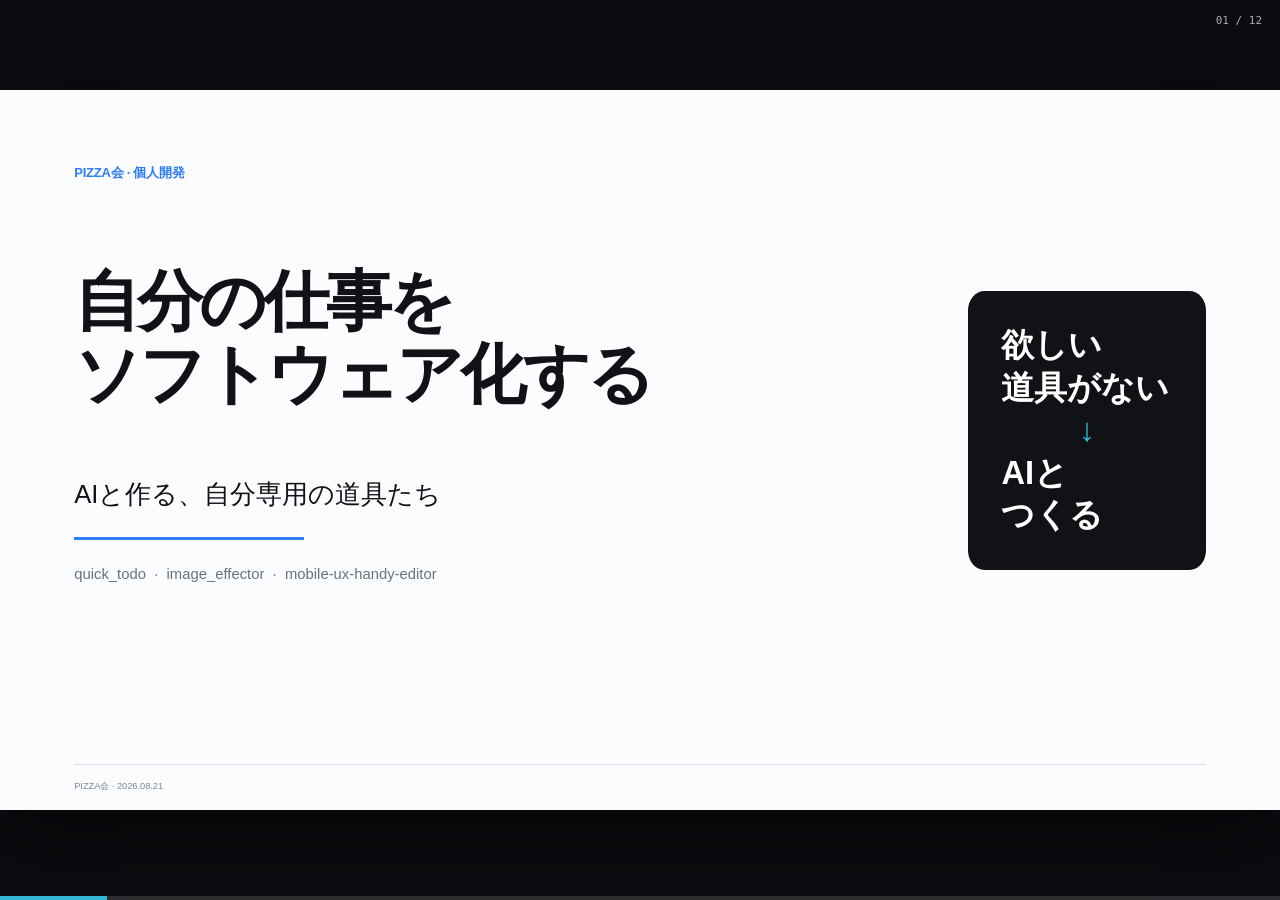
<file: public/pizza-ai-tooling-lt/index.html>
<!doctype html>
<html lang="ja">
<head>
  <meta charset="utf-8" />
  <meta name="viewport" content="width=device-width, initial-scale=1" />
  <meta name="theme-color" content="#0d0f12" />
  <title>自分の仕事をソフトウェア化する — PIZZA会</title>
  <meta name="description" content="AIと作る、自分専用の道具たち。PIZZA会 LT資料。" />
  <meta property="og:title" content="自分の仕事をソフトウェア化する — PIZZA会" />
  <meta property="og:description" content="AIと作る、自分専用の道具たち。PIZZA会 LT資料。" />
  <meta property="og:type" content="article" />
  <meta property="og:site_name" content="NOIZ LAB" />
  <meta property="og:locale" content="ja_JP" />
  <meta property="og:url" content="/pizza-ai-tooling-lt/" />
  <meta property="og:image" content="/pizza-ai-tooling-lt/og.png" />
  <meta property="og:image:type" content="image/png" />
  <meta property="og:image:width" content="1200" />
  <meta property="og:image:height" content="675" />
  <meta property="og:image:alt" content="タイトルスライド: 自分の仕事をソフトウェア化する" />
  <meta name="twitter:card" content="summary_large_image" />
  <meta name="twitter:title" content="自分の仕事をソフトウェア化する — PIZZA会" />
  <meta name="twitter:description" content="AIと作る、自分専用の道具たち。PIZZA会 LT資料。" />
  <meta name="twitter:image" content="/pizza-ai-tooling-lt/og.png" />
  <link rel="stylesheet" href="deck.css" />
</head>
<body>
  <main class="deck" aria-live="polite">
    <section class="slide active" data-accent="blue" aria-label="1枚目">
      <div class="eyebrow">PIZZA会 · 個人開発</div>
      <div class="title-grid">
        <div>
          <h1>自分の仕事を<br />ソフトウェア化する</h1>
          <p class="lead">AIと作る、自分専用の道具たち</p>
          <div class="accent-line"></div>
          <p class="mono muted">quick_todo&nbsp;&nbsp;·&nbsp;&nbsp;image_effector&nbsp;&nbsp;·&nbsp;&nbsp;mobile-ux-handy-editor</p>
        </div>
        <div class="black-totem">
          <strong>欲しい<br />道具がない</strong>
          <span>↓</span>
          <strong>AIと<br />つくる</strong>
        </div>
      </div>
      <footer>PIZZA会 · 2026.08.21</footer>
    </section>

    <section class="slide" data-accent="blue" aria-label="2枚目">
      <div class="eyebrow">01 · THESIS</div>
      <h2>AIにコードを書かせる話ではない</h2>
      <div class="split claim-split">
        <div>
          <p class="claim">自分の「こうしたい」を、<br />触れる道具に変える話。</p>
          <p class="lead muted">既存ツールの高機能さではなく、<br />自分の作業に残る小さな摩擦を消す。</p>
        </div>
        <div class="friction-card">
          <strong>小さな不満</strong>
          <p>入力が遅い<br />同じ作業が多い<br />触った感触を伝えにくい</p>
          <span>↓</span>
          <b>専用の道具</b>
        </div>
      </div>
      <footer>PIZZA会 · 2026.08.21</footer>
    </section>

    <section class="slide" data-accent="cyan" aria-label="3枚目">
      <div class="eyebrow">02 · METHOD</div>
      <h2>仕様書より先に、触れるものを作る</h2>
      <p class="subclaim">開発の単位は「機能」ではなく、<br />一つの違和感でした。</p>
      <div class="process">
        <div><i>01</i><b>小さな不満</b><span>ここが毎回面倒</span></div>
        <div><i>02</i><b>言語化</b><span>こう操作したい</span></div>
        <div><i>03</i><b>AIと実装</b><span>まず動く形へ</span></div>
        <div><i>04</i><b>実際に触る</b><span>違和感を探す</span></div>
        <div class="hot"><i>05</i><b>また直す</b><span>気持ちよさを詰める</span></div>
      </div>
      <p class="takeaway">「作る → 触る → 直す」が、仕様を育てる。</p>
      <footer>PIZZA会 · 2026.08.21</footer>
    </section>

    <section class="slide" data-accent="blue" aria-label="4枚目">
      <div class="eyebrow">03 · EXAMPLE 01</div>
      <h2>quick_todo — 考える前に、捕まえる</h2>
      <div class="split">
        <div>
          <p class="subclaim">思いつきを逃さず、<br />あとから操作で整理する。</p>
          <p class="lead muted">入力・移動・完了・調査を、<br />自分の手癖に合わせて設計。</p>
          <p class="small-accent">Vimのルールを、Todoの文脈へ</p>
          <div class="key-row"><kbd>j / k</kbd><kbd>dd</kbd><kbd>yy / p</kbd><kbd class="orange">?</kbd></div>
        </div>
        <figure class="app-demo blue-demo">
          <video class="demo-video" src="assets/recordings/quick-todo-pane-demo.mp4" muted loop playsinline preload="metadata"></video>
          <figcaption><b>実機録画</b><span>入力まで、数秒。</span></figcaption>
        </figure>
      </div>
      <footer>PIZZA会 · 2026.08.21</footer>
    </section>

    <section class="slide" data-accent="orange" aria-label="5枚目">
      <div class="eyebrow">04 · EXAMPLE 02</div>
      <h2>image_effector — 試行錯誤を、作品にする</h2>
      <div class="split media-split">
        <div>
          <p class="subclaim">加工だけではなく、<br />生成・動画化・共有まで一つに。</p>
          <p class="mono muted">ブラウザ内 WebGL2 / AIシーン生成 / GIF・MP4出力</p>
          <p class="orange-claim">AIは完成品を返すだけでなく、<br />試行錯誤の速度を上げる。</p>
        </div>
        <div>
          <div class="scene-pair">
            <img src="assets/scene-sakura.png" alt="桜舞う神社の生成シーン" />
            <img src="assets/scene-fireworks.png" alt="湖上の花火の生成シーン" />
          </div>
          <div class="orange-note">
            <b>日本語の指示 → AIがシーンJSON → Canvas描画</b>
            <span>「桜舞う神社」から、すぐに試せる素材へ。</span>
          </div>
        </div>
      </div>
      <footer>PIZZA会 · 2026.08.21</footer>
    </section>

    <section class="slide" data-accent="violet" aria-label="6枚目">
      <div class="eyebrow">05 · EXAMPLE 03</div>
      <h2>mobile-ux-handy-editor — 触れる仕様書</h2>
      <div class="split demo-split">
        <div>
          <p class="subclaim">見た目だけでなく、<br />触った感触まで共有する。</p>
          <p class="lead muted">Figmaの前後にある「触る・直す・伝える」を一つに。</p>
          <div class="three-stage compact-stages">
            <div class="lavender"><b>意図</b><span>言葉にする</span></div>
            <div class="pale-blue"><b>プロトタイプ</b><span>すぐ触る</span></div>
            <div class="mint"><b>実装</b><span>差分追従</span></div>
          </div>
          <div class="black-band demo-band">実行可能な仕様書 ＋ AIコンパイラ</div>
        </div>
        <figure class="app-demo violet-demo">
          <video class="demo-video" src="assets/recordings/handy-editor-demo.mp4" muted loop playsinline preload="metadata"></video>
          <figcaption><b>実機録画</b><span>画面を開き、構造を触る。</span></figcaption>
        </figure>
      </div>
      <footer>PIZZA会 · 2026.08.21</footer>
    </section>

    <section class="slide" data-accent="green" aria-label="7枚目">
      <div class="eyebrow">06 · PATTERN</div>
      <h2>別々のアプリではなく、仕事の流れを整備している</h2>
      <div class="workflow">
        <article class="pale-blue"><i></i><h3>考える</h3><b>quick_todo</b><p>思考の入口</p></article>
        <span></span>
        <article class="pale-orange"><i></i><h3>作る</h3><b>image_effector</b><p>制作の実験場</p></article>
        <span></span>
        <article class="lavender"><i></i><h3>試す・伝える</h3><b>handy-editor</b><p>仕様と実装の接点</p></article>
      </div>
      <p class="green-claim">個人開発の対象は、アプリではなく自分の作業環境。</p>
      <footer>PIZZA会 · 2026.08.21</footer>
    </section>

    <section class="slide" data-accent="blue" aria-label="8枚目">
      <div class="eyebrow">07 · AGENTS</div>
      <h2>Codex vs Claude Codeは、勝敗より役割で見る</h2>
      <div class="split table-split">
        <div>
          <p class="subclaim">同じ要件を渡して、<br />開発ループのどこで強いかを見る</p>
          <div class="blue-note">ツール比較を、実際の開発文脈に置く。</div>
        </div>
        <table>
          <thead><tr><th>比較軸</th><th>任せたいこと</th><th>人が判断すること</th></tr></thead>
          <tbody>
            <tr><th>探索</th><td>既存コードの理解</td><td>どこを触るか</td></tr>
            <tr><th>実装</th><td>複数ファイルの変更</td><td>まず動く形</td></tr>
            <tr><th>調整</th><td>UI・操作感の修正</td><td>触って違うを直す</td></tr>
            <tr><th>検証</th><td>テスト・ビルド</td><td>壊さず届ける</td></tr>
          </tbody>
        </table>
      </div>
      <footer>PIZZA会 · 2026.08.21</footer>
    </section>

    <section class="slide" data-accent="orange" aria-label="9枚目">
      <div class="eyebrow">08 · FRICTION</div>
      <h2>AIと作るほど、削る判断が重要になる</h2>
      <div class="split">
        <p class="subclaim">機能は増やせる。<br />でも、使いやすさは増えない。</p>
        <ul class="dot-list">
          <li>要望が機能増殖する</li>
          <li>局所修正で全体UXが崩れる</li>
          <li>設定・保存・エラー導線が後回しになる</li>
        </ul>
      </div>
      <div class="orange-note wide"><b>自分が決めること</b><span>何が面倒か&nbsp;&nbsp;·&nbsp;&nbsp;どう触りたいか&nbsp;&nbsp;·&nbsp;&nbsp;何を削るか&nbsp;&nbsp;·&nbsp;&nbsp;本当に使うか</span></div>
      <footer>PIZZA会 · 2026.08.21</footer>
    </section>

    <section class="slide" data-accent="cyan" aria-label="10枚目">
      <div class="eyebrow">09 · TAKEAWAY</div>
      <h2>明日から使えるのは、ツールより見つけ方</h2>
      <div class="takeaway-layout">
        <ol>
          <li><b>毎日繰り返す面倒を一つ選ぶ</b><span>大きなプロダクトではなく、10秒の摩擦から始める。</span></li>
          <li><b>欲しい操作を具体的に言う</b><span>「便利に」ではなく「このキーで、ここへ移動したい」。</span></li>
          <li><b>触って違和感を返す</b><span>AIに正解を当てさせるのではなく、ループを速くする。</span></li>
        </ol>
        <div class="black-totem compact"><span>摩擦</span><i>↓</i><strong>道具</strong></div>
      </div>
      <footer>PIZZA会 · 2026.08.21</footer>
    </section>

    <section class="slide dark-slide" data-accent="cyan" aria-label="11枚目">
      <div class="eyebrow">まとめ</div>
      <p class="final-claim">AIは、<br />自分専用の道具を作る<br />設計パートナーになった。</p>
      <div class="accent-line"></div>
      <p class="cyan-words">考える&nbsp;&nbsp;·&nbsp;&nbsp;作る&nbsp;&nbsp;·&nbsp;&nbsp;試す</p>
      <div class="closing-row"><span>ありがとうございました</span><span>質問・自分用ツールの話</span></div>
      <footer>PIZZA会 · 個人開発とAI</footer>
    </section>

    <section class="slide video-slide" data-accent="cyan" aria-label="12枚目">
      <video id="ending-video" src="assets/ending-variety.mp4" preload="auto" playsinline muted></video>
      <div class="video-vignette"></div>
      <div class="video-intro"><span>欲しい道具がない。</span><strong>だから、つくる。</strong></div>
      <div class="video-outro"><span>考える · 作る · 試す</span><strong>自分の摩擦を、<br />自分の道具へ。</strong><small>クリック / R でもう一度再生</small></div>
    </section>
  </main>

  <div class="chrome" aria-hidden="true">
    <div class="progress"><i></i></div>
    <span class="counter">01 / 12</span>
    <span class="hint">← → / SPACE &nbsp; F: FULLSCREEN</span>
  </div>
  <button class="nav prev" aria-label="前のスライド"></button>
  <button class="nav next" aria-label="次のスライド"></button>
  <script src="deck.js"></script>
</body>
</html>
</file>
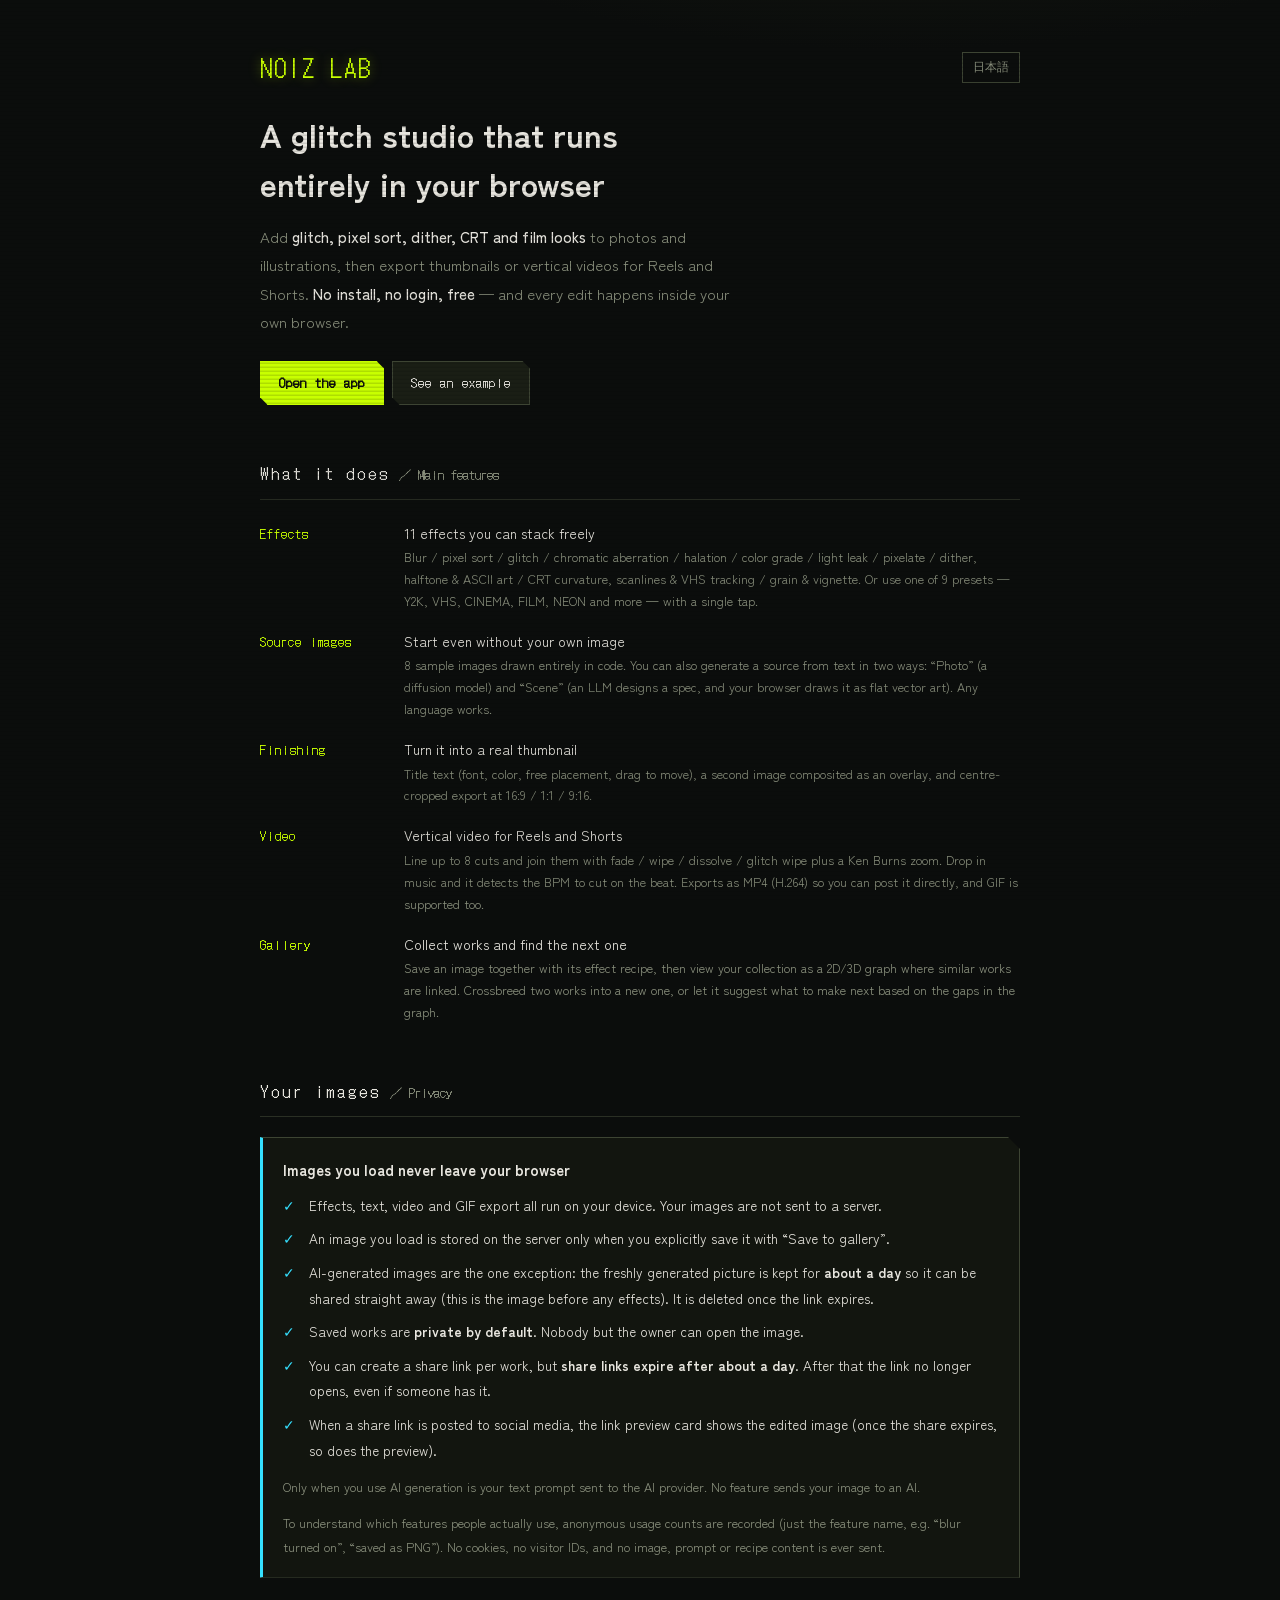
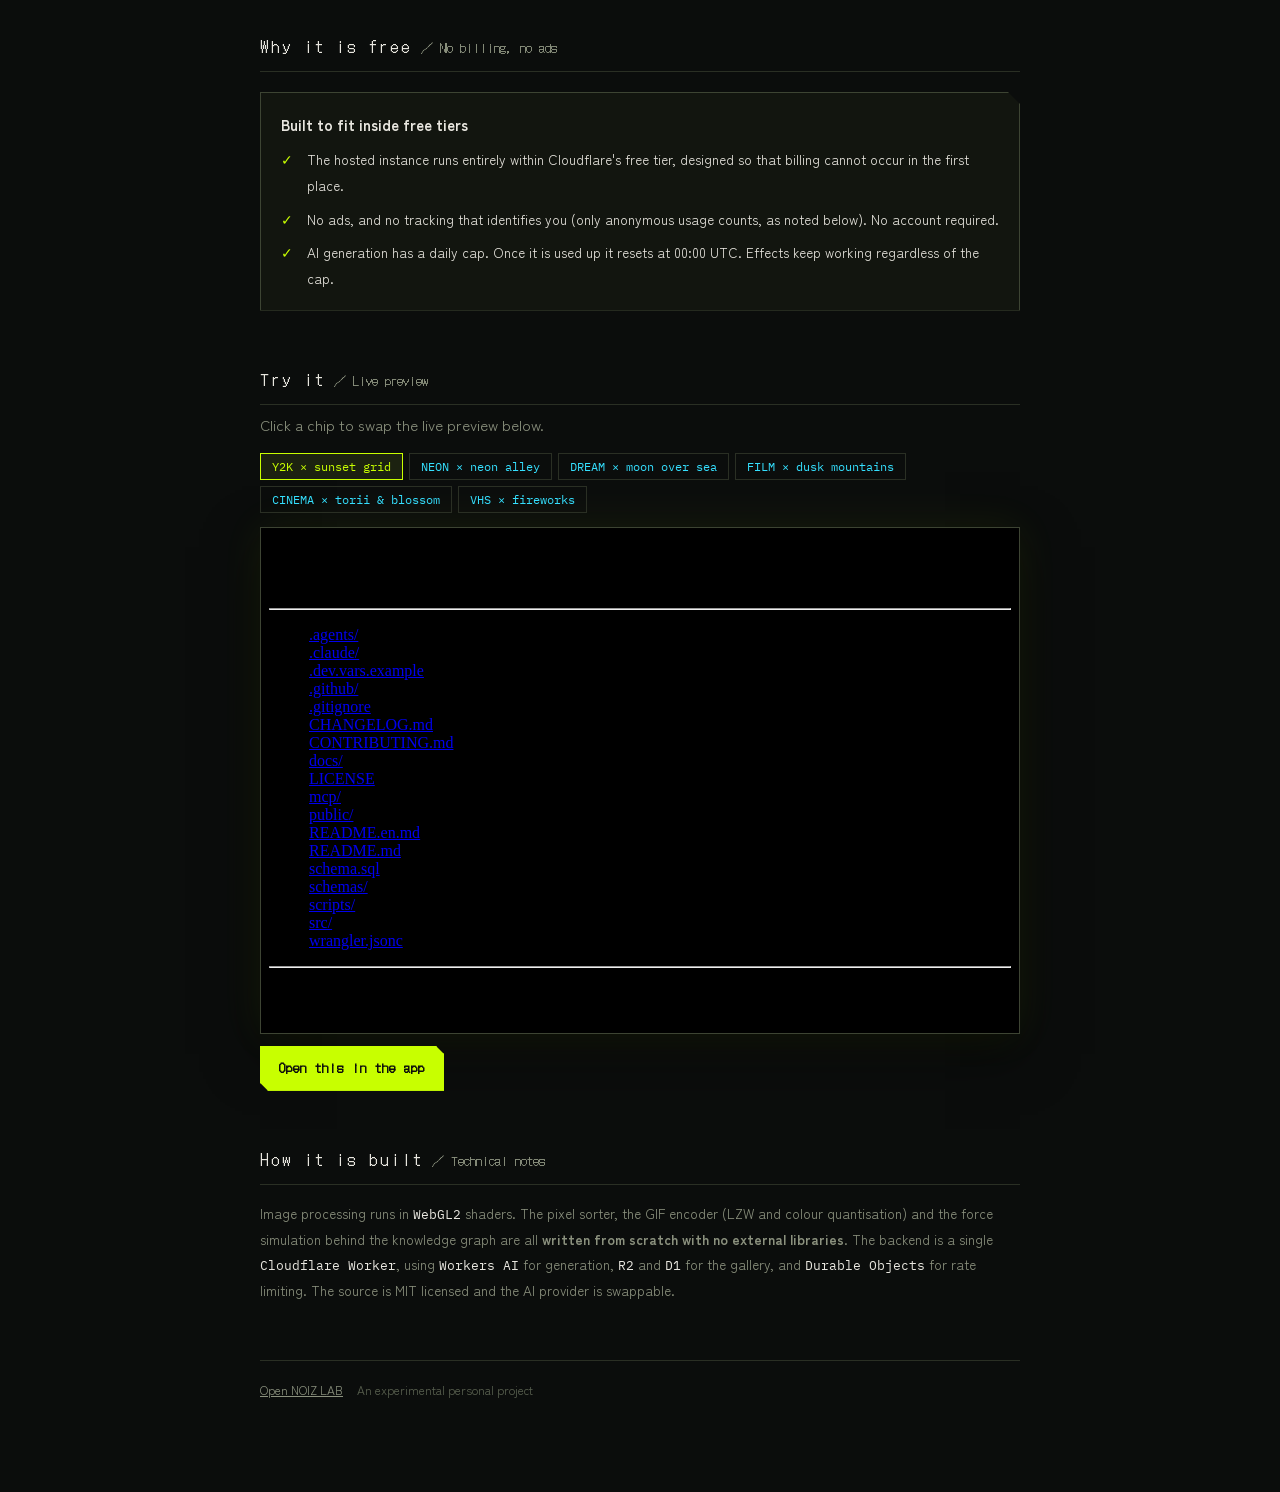
<file: public/about-en.html>
<!doctype html>
<html lang="en">
<head>
<meta charset="utf-8" />
<meta name="viewport" content="width=device-width, initial-scale=1" />
<title>About NOIZ LAB</title>
<meta name="description" content="NOIZ LAB is a browser-based glitch/Y2K image effect studio. What it does, how your images are handled, why it is free, and how it is built." />
<meta property="og:title" content="About NOIZ LAB" />
<meta property="og:description" content="A browser-based glitch/Y2K image effect studio. What it does, how your images are handled, and how it is built." />
<meta property="og:type" content="website" />
<meta property="og:site_name" content="NOIZ LAB" />
<meta property="og:url" content="/about-en" />
<meta property="og:image" content="/og.png" />
<meta name="twitter:card" content="summary_large_image" />
<meta name="theme-color" content="#0b0d0c" />
<link rel="icon" href="data:image/svg+xml,<svg xmlns='http://www.w3.org/2000/svg' width='32' height='32' viewBox='0 0 32 32'><rect width='32' height='32' fill='%230b0d0c'/><path d='M6.94,7.44L10.19,7.44L10.19,25.44L6.94,25.44ZM20.44,7.44L23.69,7.44L23.69,25.44L20.44,25.44ZM10.19,7.44L13.06,7.44L20.44,19.69L20.44,25.44L17.56,25.44L10.19,13.19Z' fill='%23ff3ea5'/><path d='M8.31,6.56L11.56,6.56L11.56,24.56L8.31,24.56ZM21.81,6.56L25.06,6.56L25.06,24.56L21.81,24.56ZM11.56,6.56L14.44,6.56L21.81,18.81L21.81,24.56L18.94,24.56L11.56,12.31Z' fill='%2335e0ff'/><path d='M7.62,7.00L10.88,7.00L10.88,25.00L7.62,25.00ZM21.12,7.00L24.38,7.00L24.38,25.00L21.12,25.00ZM10.88,7.00L13.75,7.00L21.12,19.25L21.12,25.00L18.25,25.00L10.88,12.75Z' fill='%23c8ff00'/></svg>" />
<link rel="apple-touch-icon" href="./icon-192.png" />
<link rel="preconnect" href="https://fonts.googleapis.com" />
<link rel="preconnect" href="https://fonts.gstatic.com" crossorigin />
<link href="https://fonts.googleapis.com/css2?family=DotGothic16&family=IBM+Plex+Mono:wght@400;600&family=Zen+Kaku+Gothic+New:wght@400;500;700&display=swap" rel="stylesheet" />
<link rel="stylesheet" href="./about.css" />
</head>
<body>
<div class="crt" aria-hidden="true"></div>
<main>
  <a class="logo" href="./index.html#lang=en">NOIZ LAB</a>
  <a class="langlink" href="./about.html">日本語</a>
  <h1>A glitch studio that runs<br>entirely in your browser</h1>
  <p class="lede">Add <b>glitch, pixel sort, dither, CRT and film looks</b> to photos and illustrations, then export thumbnails or vertical videos for Reels and Shorts. <b>No install, no login, free</b> — and every edit happens inside your own browser.</p>

  <div class="cta">
    <a class="btn primary" href="/#lang=en">Open the app</a>
    <a class="btn" href="/#lang=en&preset=CINEMA&sample=3">See an example</a>
  </div>

  <h2>What it does<span class="jp">／ Main features</span></h2>
  <dl class="feat">
    <div class="feat-row">
      <dt>Effects</dt>
      <dd>11 effects you can stack freely
        <small>Blur / pixel sort / glitch / chromatic aberration / halation / color grade / light leak / pixelate / dither, halftone &amp; ASCII art / CRT curvature, scanlines &amp; VHS tracking / grain &amp; vignette. Or use one of 9 presets — Y2K, VHS, CINEMA, FILM, NEON and more — with a single tap.</small>
      </dd>
    </div>
    <div class="feat-row">
      <dt>Source images</dt>
      <dd>Start even without your own image
        <small>8 sample images drawn entirely in code. You can also generate a source from text in two ways: “Photo” (a diffusion model) and “Scene” (an LLM designs a spec, and your browser draws it as flat vector art). Any language works.</small>
      </dd>
    </div>
    <div class="feat-row">
      <dt>Finishing</dt>
      <dd>Turn it into a real thumbnail
        <small>Title text (font, color, free placement, drag to move), a second image composited as an overlay, and centre-cropped export at 16:9 / 1:1 / 9:16.</small>
      </dd>
    </div>
    <div class="feat-row">
      <dt>Video</dt>
      <dd>Vertical video for Reels and Shorts
        <small>Line up to 8 cuts and join them with fade / wipe / dissolve / glitch wipe plus a Ken Burns zoom. Drop in music and it detects the BPM to cut on the beat. Exports as MP4 (H.264) so you can post it directly, and GIF is supported too.</small>
      </dd>
    </div>
    <div class="feat-row">
      <dt>Gallery</dt>
      <dd>Collect works and find the next one
        <small>Save an image together with its effect recipe, then view your collection as a 2D/3D graph where similar works are linked. Crossbreed two works into a new one, or let it suggest what to make next based on the gaps in the graph.</small>
      </dd>
    </div>
  </dl>

  <h2>Your images<span class="jp">／ Privacy</span></h2>
  <div class="card privacy">
    <h3>Images you load never leave your browser</h3>
    <ul>
      <li><span>✓</span><span>Effects, text, video and GIF export all run on your device. Your images are not sent to a server.</span></li>
      <li><span>✓</span><span>An image you load is stored on the server only when you explicitly save it with “Save to gallery”.</span></li>
      <li><span>✓</span><span>AI-generated images are the one exception: the freshly generated picture is kept for <b>about a day</b> so it can be shared straight away (this is the image before any effects). It is deleted once the link expires.</span></li>
      <li><span>✓</span><span>Saved works are <b>private by default</b>. Nobody but the owner can open the image.</span></li>
      <li><span>✓</span><span>You can create a share link per work, but <b>share links expire after about a day</b>. After that the link no longer opens, even if someone has it.</span></li>
      <li><span>✓</span><span>When a share link is posted to social media, the link preview card shows the edited image (once the share expires, so does the preview).</span></li>
    </ul>
    <p class="note">Only when you use AI generation is your text prompt sent to the AI provider. No feature sends your image to an AI.</p>
    <p class="note">To understand which features people actually use, anonymous usage counts are recorded (just the feature name, e.g. “blur turned on”, “saved as PNG”). No cookies, no visitor IDs, and no image, prompt or recipe content is ever sent.</p>
  </div>

  <h2>Why it is free<span class="jp">／ No billing, no ads</span></h2>
  <div class="card free">
    <h3>Built to fit inside free tiers</h3>
    <ul>
      <li><span>✓</span><span>The hosted instance runs entirely within Cloudflare's free tier, designed so that billing cannot occur in the first place.</span></li>
      <li><span>✓</span><span>No ads, and no tracking that identifies you (only anonymous usage counts, as noted below). No account required.</span></li>
      <li><span>✓</span><span>AI generation has a daily cap. Once it is used up it resets at 00:00 UTC. Effects keep working regardless of the cap.</span></li>
    </ul>
  </div>

  <h2>Try it<span class="jp">／ Live preview</span></h2>
  <p class="lede">Click a chip to swap the live preview below.</p>
  <div class="try" id="try-chips">
    <button data-p="Y2K" data-s="0" class="sel">Y2K × sunset grid</button>
    <button data-p="NEON" data-s="1">NEON × neon alley</button>
    <button data-p="DREAM" data-s="2">DREAM × moon over sea</button>
    <button data-p="FILM" data-s="3">FILM × dusk mountains</button>
    <button data-p="CINEMA" data-s="4">CINEMA × torii &amp; blossom</button>
    <button data-p="VHS" data-s="5">VHS × fireworks</button>
  </div>
  <div class="try-frame-wrap">
    <iframe id="try-frame" title="live preview" src="/#embed=1&preset=Y2K&sample=0"></iframe>
  </div>
  <div class="cta" style="margin-top:12px">
    <a class="btn primary" id="try-open" href="/#lang=en&preset=Y2K&sample=0">Open this in the app</a>
  </div>
  <script>
  (function () {
    const frame = document.getElementById("try-frame");
    const open = document.getElementById("try-open");
    const q = "&lang=en";
    document.getElementById("try-chips").addEventListener("click", (e) => {
      const b = e.target.closest("button[data-p]");
      if (!b) return;
      document.querySelectorAll("#try-chips button").forEach((x) => x.classList.remove("sel"));
      b.classList.add("sel");
      const hash = "preset=" + b.dataset.p + "&sample=" + b.dataset.s;
      frame.src = "/?v=" + Date.now() + "#embed=1&" + hash;
      open.href = "/#" + (q ? q.slice(1) + "&" : "") + hash;
    });
  })();
  </script>

  <h2>How it is built<span class="jp">／ Technical notes</span></h2>
  <p class="tech">
    Image processing runs in <code>WebGL2</code> shaders. The pixel sorter, the GIF encoder (LZW and colour quantisation) and the force simulation behind the knowledge graph are all <b>written from scratch with no external libraries</b>. The backend is a single <code>Cloudflare Worker</code>, using <code>Workers AI</code> for generation, <code>R2</code> and <code>D1</code> for the gallery, and <code>Durable Objects</code> for rate limiting. The source is MIT licensed and the AI provider is swappable.
  </p>

  <footer>
    <a href="/#lang=en">Open NOIZ LAB</a>
    <span>An experimental personal project</span>
  </footer>
</main>
</body>
</html>
</file>
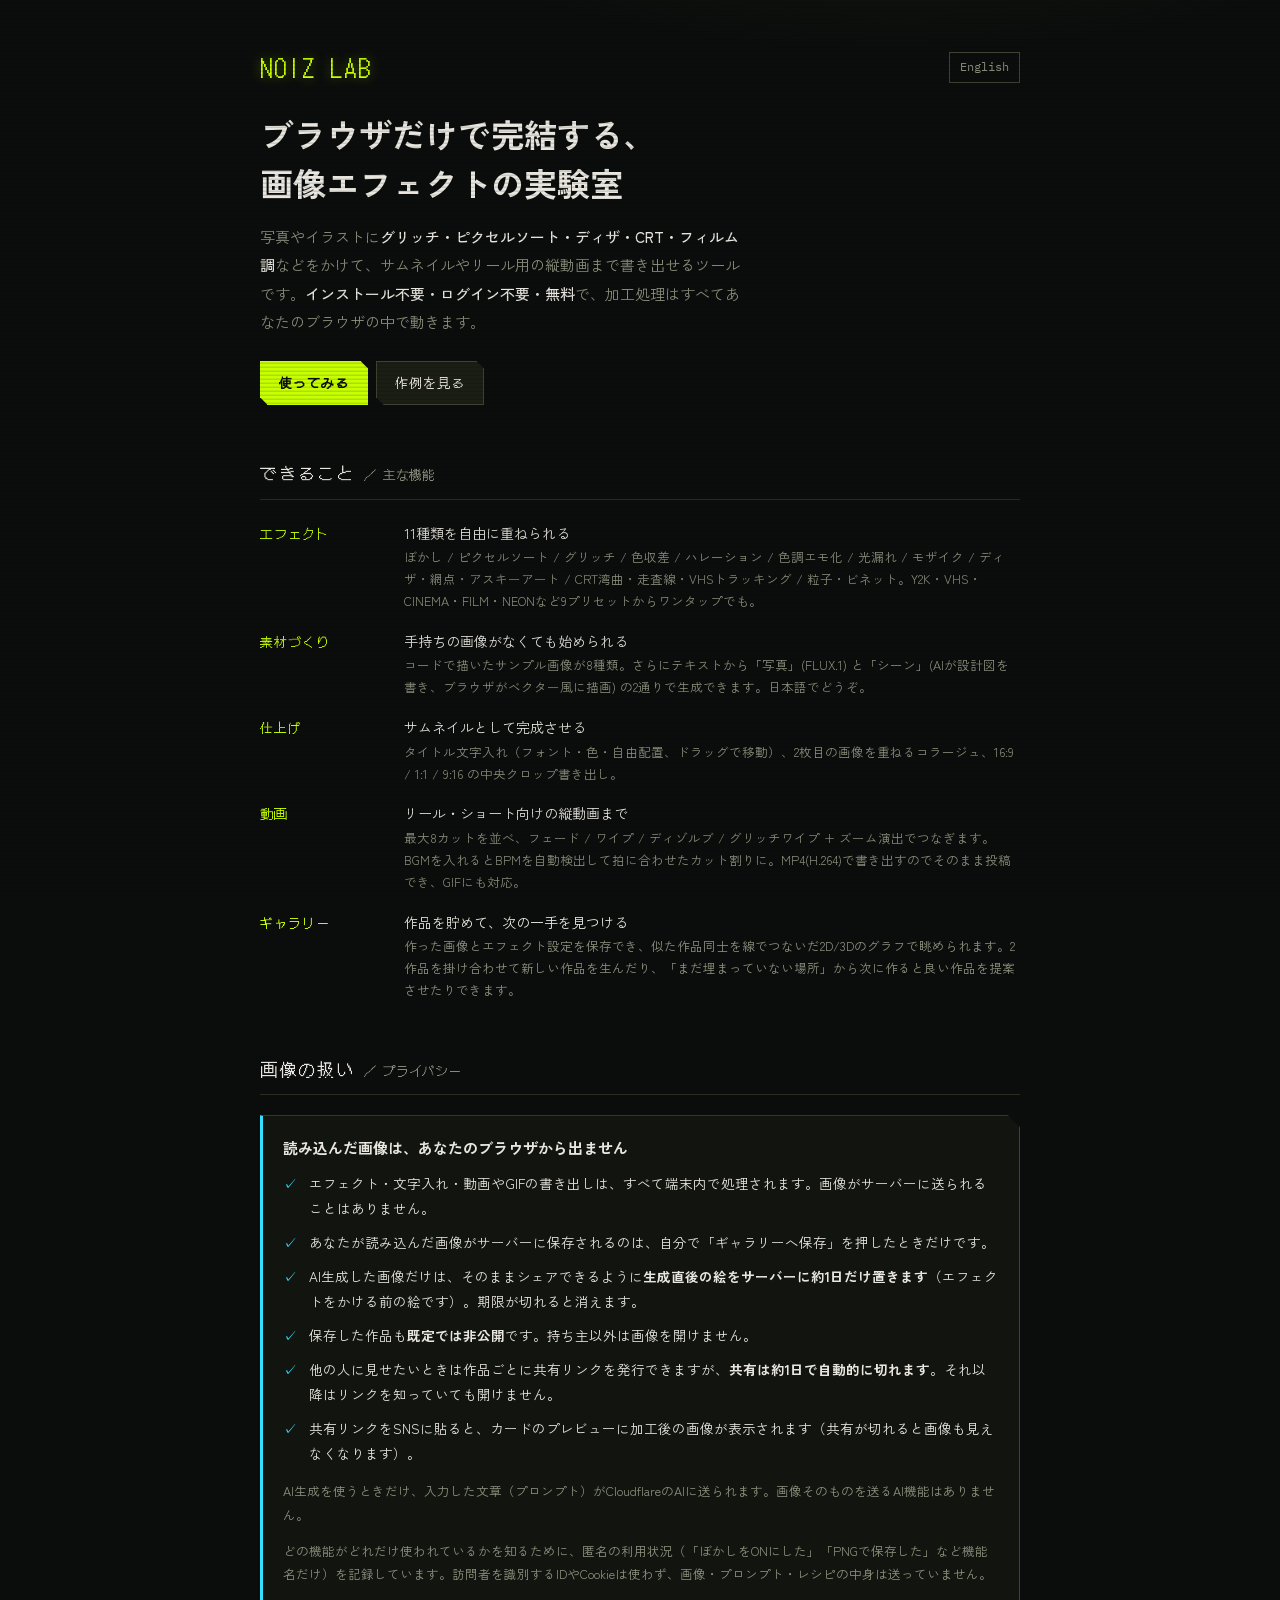
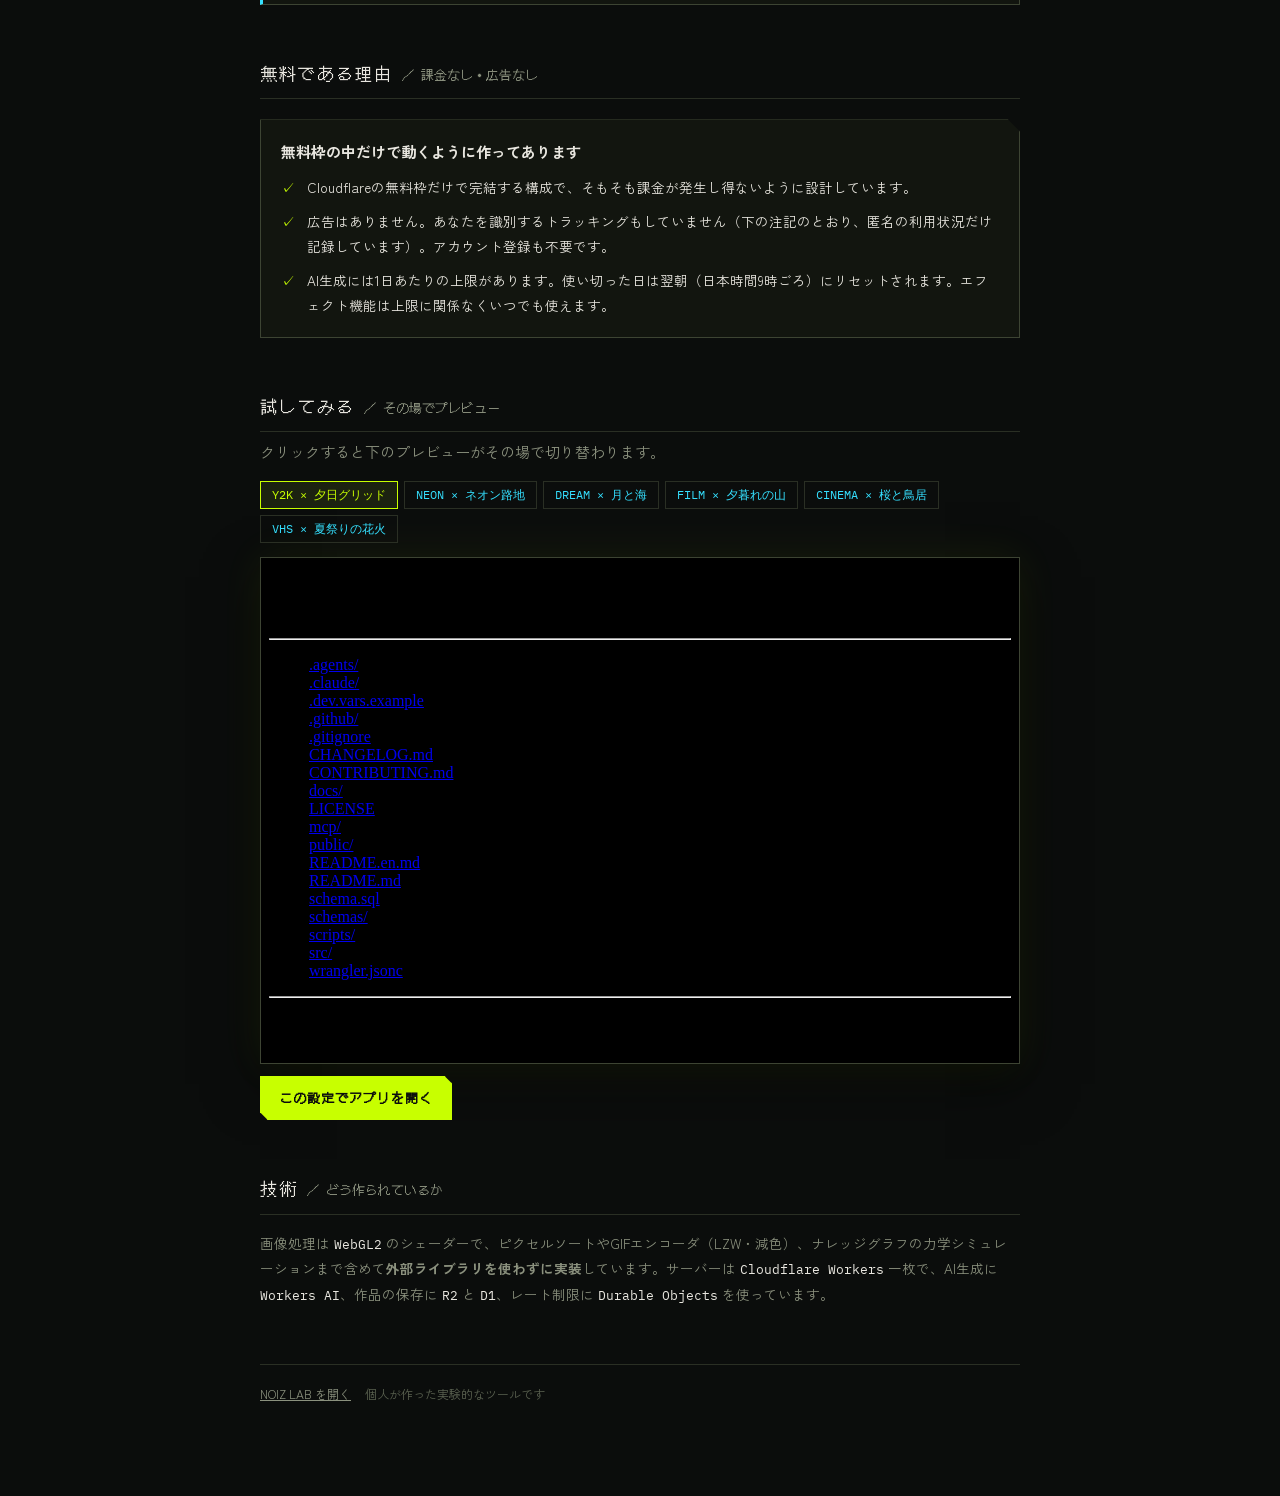
<file: public/about.html>
<!doctype html>
<html lang="ja">
<head>
<meta charset="utf-8" />
<meta name="viewport" content="width=device-width, initial-scale=1" />
<title>NOIZ LAB について</title>
<meta name="description" content="ブラウザだけで動く画像エフェクト実験室 NOIZ LAB の説明。できること・画像の扱い・無料である理由・技術構成。" />
<meta property="og:title" content="NOIZ LAB について" />
<meta property="og:description" content="ブラウザだけで動く画像エフェクト実験室。できること・画像の扱い・技術構成。" />
<meta property="og:type" content="website" />
<meta property="og:site_name" content="NOIZ LAB" />
<meta property="og:url" content="/about" />
<meta property="og:image" content="/og.png" />
<meta name="twitter:card" content="summary_large_image" />
<meta name="theme-color" content="#0b0d0c" />
<link rel="icon" href="data:image/svg+xml,<svg xmlns='http://www.w3.org/2000/svg' width='32' height='32' viewBox='0 0 32 32'><rect width='32' height='32' fill='%230b0d0c'/><path d='M6.94,7.44L10.19,7.44L10.19,25.44L6.94,25.44ZM20.44,7.44L23.69,7.44L23.69,25.44L20.44,25.44ZM10.19,7.44L13.06,7.44L20.44,19.69L20.44,25.44L17.56,25.44L10.19,13.19Z' fill='%23ff3ea5'/><path d='M8.31,6.56L11.56,6.56L11.56,24.56L8.31,24.56ZM21.81,6.56L25.06,6.56L25.06,24.56L21.81,24.56ZM11.56,6.56L14.44,6.56L21.81,18.81L21.81,24.56L18.94,24.56L11.56,12.31Z' fill='%2335e0ff'/><path d='M7.62,7.00L10.88,7.00L10.88,25.00L7.62,25.00ZM21.12,7.00L24.38,7.00L24.38,25.00L21.12,25.00ZM10.88,7.00L13.75,7.00L21.12,19.25L21.12,25.00L18.25,25.00L10.88,12.75Z' fill='%23c8ff00'/></svg>" />
<link rel="apple-touch-icon" href="./icon-192.png" />
<link rel="preconnect" href="https://fonts.googleapis.com" />
<link rel="preconnect" href="https://fonts.gstatic.com" crossorigin />
<link href="https://fonts.googleapis.com/css2?family=DotGothic16&family=IBM+Plex+Mono:wght@400;600&family=Zen+Kaku+Gothic+New:wght@400;500;700&display=swap" rel="stylesheet" />
<link rel="stylesheet" href="./about.css" />
</head>
<body>
<div class="crt" aria-hidden="true"></div>
<main>
  <a class="logo" href="./index.html">NOIZ LAB</a>
  <a class="langlink" href="./about-en.html">English</a>
  <h1>ブラウザだけで完結する、<br>画像エフェクトの実験室</h1>
  <p class="lede">写真やイラストに<b>グリッチ・ピクセルソート・ディザ・CRT・フィルム調</b>などをかけて、サムネイルやリール用の縦動画まで書き出せるツールです。<b>インストール不要・ログイン不要・無料</b>で、加工処理はすべてあなたのブラウザの中で動きます。</p>

  <div class="cta">
    <a class="btn primary" href="/">使ってみる</a>
    <a class="btn" href="/#preset=CINEMA&sample=3">作例を見る</a>
  </div>

  <h2>できること<span class="jp">／ 主な機能</span></h2>
  <dl class="feat">
    <div class="feat-row">
      <dt>エフェクト</dt>
      <dd>11種類を自由に重ねられる
        <small>ぼかし / ピクセルソート / グリッチ / 色収差 / ハレーション / 色調エモ化 / 光漏れ / モザイク / ディザ・網点・アスキーアート / CRT湾曲・走査線・VHSトラッキング / 粒子・ビネット。Y2K・VHS・CINEMA・FILM・NEONなど9プリセットからワンタップでも。</small>
      </dd>
    </div>
    <div class="feat-row">
      <dt>素材づくり</dt>
      <dd>手持ちの画像がなくても始められる
        <small>コードで描いたサンプル画像が8種類。さらにテキストから「写真」(FLUX.1) と「シーン」(AIが設計図を書き、ブラウザがベクター風に描画) の2通りで生成できます。日本語でどうぞ。</small>
      </dd>
    </div>
    <div class="feat-row">
      <dt>仕上げ</dt>
      <dd>サムネイルとして完成させる
        <small>タイトル文字入れ（フォント・色・自由配置、ドラッグで移動）、2枚目の画像を重ねるコラージュ、16:9 / 1:1 / 9:16 の中央クロップ書き出し。</small>
      </dd>
    </div>
    <div class="feat-row">
      <dt>動画</dt>
      <dd>リール・ショート向けの縦動画まで
        <small>最大8カットを並べ、フェード / ワイプ / ディゾルブ / グリッチワイプ + ズーム演出でつなぎます。BGMを入れるとBPMを自動検出して拍に合わせたカット割りに。MP4(H.264)で書き出すのでそのまま投稿でき、GIFにも対応。</small>
      </dd>
    </div>
    <div class="feat-row">
      <dt>ギャラリー</dt>
      <dd>作品を貯めて、次の一手を見つける
        <small>作った画像とエフェクト設定を保存でき、似た作品同士を線でつないだ2D/3Dのグラフで眺められます。2作品を掛け合わせて新しい作品を生んだり、「まだ埋まっていない場所」から次に作ると良い作品を提案させたりできます。</small>
      </dd>
    </div>
  </dl>

  <h2>画像の扱い<span class="jp">／ プライバシー</span></h2>
  <div class="card privacy">
    <h3>読み込んだ画像は、あなたのブラウザから出ません</h3>
    <ul>
      <li><span>✓</span><span>エフェクト・文字入れ・動画やGIFの書き出しは、すべて端末内で処理されます。画像がサーバーに送られることはありません。</span></li>
      <li><span>✓</span><span>あなたが読み込んだ画像がサーバーに保存されるのは、自分で「ギャラリーへ保存」を押したときだけです。</span></li>
      <li><span>✓</span><span>AI生成した画像だけは、そのままシェアできるように<b>生成直後の絵をサーバーに約1日だけ置きます</b>（エフェクトをかける前の絵です）。期限が切れると消えます。</span></li>
      <li><span>✓</span><span>保存した作品も<b>既定では非公開</b>です。持ち主以外は画像を開けません。</span></li>
      <li><span>✓</span><span>他の人に見せたいときは作品ごとに共有リンクを発行できますが、<b>共有は約1日で自動的に切れます</b>。それ以降はリンクを知っていても開けません。</span></li>
      <li><span>✓</span><span>共有リンクをSNSに貼ると、カードのプレビューに加工後の画像が表示されます（共有が切れると画像も見えなくなります）。</span></li>
    </ul>
    <p class="note">AI生成を使うときだけ、入力した文章（プロンプト）がCloudflareのAIに送られます。画像そのものを送るAI機能はありません。</p>
    <p class="note">どの機能がどれだけ使われているかを知るために、匿名の利用状況（「ぼかしをONにした」「PNGで保存した」など機能名だけ）を記録しています。訪問者を識別するIDやCookieは使わず、画像・プロンプト・レシピの中身は送っていません。</p>
  </div>

  <h2>無料である理由<span class="jp">／ 課金なし・広告なし</span></h2>
  <div class="card free">
    <h3>無料枠の中だけで動くように作ってあります</h3>
    <ul>
      <li><span>✓</span><span>Cloudflareの無料枠だけで完結する構成で、そもそも課金が発生し得ないように設計しています。</span></li>
      <li><span>✓</span><span>広告はありません。あなたを識別するトラッキングもしていません（下の注記のとおり、匿名の利用状況だけ記録しています）。アカウント登録も不要です。</span></li>
      <li><span>✓</span><span>AI生成には1日あたりの上限があります。使い切った日は翌朝（日本時間9時ごろ）にリセットされます。エフェクト機能は上限に関係なくいつでも使えます。</span></li>
    </ul>
  </div>

  <h2>試してみる<span class="jp">／ その場でプレビュー</span></h2>
  <p class="lede">クリックすると下のプレビューがその場で切り替わります。</p>
  <div class="try" id="try-chips">
    <button data-p="Y2K" data-s="0" class="sel">Y2K × 夕日グリッド</button>
    <button data-p="NEON" data-s="1">NEON × ネオン路地</button>
    <button data-p="DREAM" data-s="2">DREAM × 月と海</button>
    <button data-p="FILM" data-s="3">FILM × 夕暮れの山</button>
    <button data-p="CINEMA" data-s="4">CINEMA × 桜と鳥居</button>
    <button data-p="VHS" data-s="5">VHS × 夏祭りの花火</button>
  </div>
  <div class="try-frame-wrap">
    <iframe id="try-frame" title="live preview" src="/#embed=1&preset=Y2K&sample=0"></iframe>
  </div>
  <div class="cta" style="margin-top:12px">
    <a class="btn primary" id="try-open" href="/#&preset=Y2K&sample=0">この設定でアプリを開く</a>
  </div>
  <script>
  (function () {
    const frame = document.getElementById("try-frame");
    const open = document.getElementById("try-open");
    const q = "";
    document.getElementById("try-chips").addEventListener("click", (e) => {
      const b = e.target.closest("button[data-p]");
      if (!b) return;
      document.querySelectorAll("#try-chips button").forEach((x) => x.classList.remove("sel"));
      b.classList.add("sel");
      const hash = "preset=" + b.dataset.p + "&sample=" + b.dataset.s;
      frame.src = "/?v=" + Date.now() + "#embed=1&" + hash;
      open.href = "/#" + (q ? q.slice(1) + "&" : "") + hash;
    });
  })();
  </script>

  <h2>技術<span class="jp">／ どう作られているか</span></h2>
  <p class="tech">
    画像処理は <code>WebGL2</code> のシェーダーで、ピクセルソートやGIFエンコーダ（LZW・減色）、ナレッジグラフの力学シミュレーションまで含めて<b>外部ライブラリを使わずに実装</b>しています。サーバーは <code>Cloudflare Workers</code> 一枚で、AI生成に <code>Workers AI</code>、作品の保存に <code>R2</code> と <code>D1</code>、レート制限に <code>Durable Objects</code> を使っています。
  </p>

  <footer>
    <a href="/">NOIZ LAB を開く</a>
    <span>個人が作った実験的なツールです</span>
  </footer>
</main>
</body>
</html>
</file>
<file: public/pizza-ai-tooling-lt/deck.css>
:root {
  --ink: #101216;
  --muted: #68717d;
  --line: #d7dce2;
  --blue: #2f7df6;
  --cyan: #31b7d4;
  --orange: #ff8b42;
  --green: #2ca576;
  --violet: #7358dd;
  --paper: #fbfcfd;
}

* { box-sizing: border-box; }
html, body { width: 100%; height: 100%; margin: 0; overflow: hidden; }
body {
  display: grid;
  place-items: center;
  background: #0a0c0f;
  color: var(--ink);
  font-family: -apple-system, BlinkMacSystemFont, "Segoe UI", "Hiragino Sans", "Yu Gothic UI", "Yu Gothic", sans-serif;
  -webkit-font-smoothing: antialiased;
}

.deck {
  position: relative;
  width: min(100vw, calc(100vh * 16 / 9));
  height: min(100vh, calc(100vw * 9 / 16));
  aspect-ratio: 16 / 9;
  overflow: hidden;
  background: var(--paper);
  box-shadow: 0 28px 80px rgba(0, 0, 0, .45);
}

.slide {
  --accent: var(--blue);
  position: absolute;
  inset: 0;
  display: none;
  padding: 5.8% 5.8% 4.3%;
  background: var(--paper);
  opacity: 0;
  transform: translateX(2.2%);
}
.slide.active {
  display: block;
  opacity: 1;
  transform: none;
  animation: arrive .36s cubic-bezier(.2,.72,.2,1);
}
.slide[data-accent="cyan"] { --accent: var(--cyan); }
.slide[data-accent="orange"] { --accent: var(--orange); }
.slide[data-accent="green"] { --accent: var(--green); }
.slide[data-accent="violet"] { --accent: var(--violet); }

@keyframes arrive {
  from { opacity: 0; transform: translateX(2.2%); }
  to { opacity: 1; transform: none; }
}

.eyebrow {
  margin-bottom: 2.1%;
  color: var(--accent);
  font-size: clamp(10px, 1.02vw, 17px);
  font-weight: 750;
  letter-spacing: -.02em;
}
h1, h2, h3, p { margin-top: 0; }
h1 {
  margin-bottom: 8.2%;
  font-size: clamp(34px, 5.15vw, 84px);
  line-height: 1.12;
  letter-spacing: -.055em;
}
h2 {
  margin-bottom: 3.6%;
  font-size: clamp(25px, 3.2vw, 52px);
  line-height: 1.16;
  letter-spacing: -.045em;
}
.lead { font-size: clamp(16px, 2vw, 33px); line-height: 1.35; }
.muted { color: var(--muted); }
.mono { font-size: clamp(10px, 1.16vw, 19px); }
.claim {
  font-size: clamp(30px, 4.25vw, 68px);
  font-weight: 670;
  line-height: 1.12;
  letter-spacing: -.05em;
}
.subclaim {
  font-size: clamp(23px, 3vw, 48px);
  font-weight: 670;
  line-height: 1.18;
  letter-spacing: -.045em;
}
.accent-line { width: 29%; height: .48%; min-height: 3px; margin: 0 0 3.2%; background: var(--accent); }
footer {
  position: absolute;
  left: 5.8%; right: 5.8%; bottom: 2.3%;
  padding-top: 1.2%;
  border-top: 1px solid var(--line);
  color: #7c8490;
  font-size: clamp(8px, .72vw, 12px);
}

.title-grid { display: grid; grid-template-columns: 1fr 21%; gap: 9%; align-items: center; height: 76%; }
.black-totem {
  display: flex; flex-direction: column; justify-content: space-around;
  min-height: 62%; padding: 14%; border-radius: 7%;
  background: var(--ink); color: white;
  font-size: clamp(18px, 2.55vw, 42px); line-height: 1.3;
}
.black-totem span, .black-totem i { align-self: center; color: var(--cyan); font-style: normal; }
.black-totem.compact { min-height: 0; height: 56%; text-align: center; font-size: clamp(16px, 1.8vw, 29px); }

.split { display: grid; grid-template-columns: 1fr 1fr; gap: 7%; align-items: center; }
.claim-split { grid-template-columns: 1.35fr .65fr; }
.friction-card {
  position: relative; padding: 11%; border-radius: 10%; background: #eef1f4;
  font-size: clamp(14px, 1.55vw, 25px); line-height: 1.35;
}
.friction-card p { color: var(--muted); }
.friction-card span { display: block; color: var(--blue); font-size: 2em; text-align: center; }
.friction-card b { display: block; color: var(--blue); font-size: 1.2em; text-align: right; }

.process { display: grid; grid-template-columns: repeat(5, 1fr); gap: 3.5%; margin-top: 8%; }
.process > div { position: relative; display: grid; justify-items: center; text-align: center; }
.process > div:not(:last-child)::after {
  content: ""; position: absolute; left: 77%; top: 16%; width: 56%; height: 3px; background: var(--cyan);
}
.process i {
  display: grid; place-items: center; width: 40%; aspect-ratio: 1; margin-bottom: 14%;
  border-radius: 50%; background: #eef1f4; color: #606a78; font-size: clamp(9px, .8vw, 13px); font-style: normal;
}
.process .hot i { background: var(--blue); color: white; }
.process b { margin-bottom: 9%; font-size: clamp(12px, 1.45vw, 23px); }
.process span { color: var(--muted); font-size: clamp(9px, 1.02vw, 17px); }
.takeaway { margin: 7% 0 0 1%; color: var(--blue); font-size: clamp(15px, 1.75vw, 29px); font-weight: 700; }

.small-accent { margin-top: 8%; color: var(--blue); font-weight: 700; font-size: clamp(12px, 1.25vw, 21px); }
.key-row { display: flex; gap: 2.5%; margin-top: 4%; }
kbd {
  min-width: 17%; padding: 3.5% 4%; border: 1px solid #c9d5e6; border-radius: 11px;
  background: #dbe9ff; color: var(--blue); font: 700 clamp(12px, 1.35vw, 22px)/1 sans-serif; text-align: center;
}
kbd.orange { min-width: 11%; background: #ffe6d0; color: var(--orange); }
.dark-quote { padding: 9%; border-radius: 4%; background: var(--ink); color: white; }
.dark-quote strong { font-size: clamp(23px, 3.2vw, 52px); line-height: 1.2; }
.dark-quote hr { height: 4px; margin: 9% 0 7%; border: 0; background: var(--cyan); }
.dark-quote p { color: #c8cdd5; font-size: clamp(11px, 1.35vw, 22px); }
.dark-quote b { display: block; margin-top: 8%; color: var(--cyan); font-size: clamp(11px, 1.25vw, 20px); }

.app-demo {
  position: relative; margin: 0; padding: 1.2%; overflow: hidden;
  border-radius: 18px; background: #101319; box-shadow: 0 22px 55px rgba(17, 28, 42, .2);
}
.app-demo::after {
  content: ""; position: absolute; inset: 0; border: 1px solid rgba(255,255,255,.16); border-radius: inherit; pointer-events: none;
}
.app-demo video { display: block; width: 100%; aspect-ratio: 16 / 9; border-radius: 12px; object-fit: cover; cursor: pointer; }
.app-demo figcaption {
  position: absolute; left: 5%; right: 5%; bottom: 7%; display: flex; justify-content: space-between; align-items: center;
  padding: 2.6% 3.2%; border-radius: 10px; background: rgba(8, 11, 16, .78); color: white; backdrop-filter: blur(10px);
  font-size: clamp(8px, .9vw, 15px); pointer-events: none;
}
.app-demo figcaption b { color: var(--accent); }
.app-demo figcaption span { color: #d4d8df; }
.blue-demo { border-bottom: 5px solid var(--blue); }
.violet-demo { border-bottom: 5px solid var(--violet); }

.media-split { grid-template-columns: 1.05fr .95fr; }
.scene-pair { display: grid; grid-template-columns: 1fr 1fr; gap: 5%; }
.scene-pair img { width: 100%; aspect-ratio: 1; object-fit: cover; border-radius: 7%; }
.orange-note { display: flex; flex-direction: column; gap: 8px; margin-top: 7%; padding: 6% 9%; border-radius: 18px; background: #ffe8d3; }
.orange-note b { color: var(--orange); font-size: clamp(11px, 1.3vw, 21px); }
.orange-note span { font-size: clamp(9px, 1vw, 16px); }
.orange-note.wide { margin-top: 6%; }
.orange-claim { margin-top: 16%; color: var(--orange); font-size: clamp(18px, 2.2vw, 36px); font-weight: 700; line-height: 1.25; }

.three-stage { display: grid; grid-template-columns: repeat(3, 1fr); gap: 3%; width: 45%; margin: -4% 0 0 auto; }
.three-stage > div { display: flex; flex-direction: column; gap: 13%; min-height: 150px; padding: 12%; border-radius: 12%; text-align: center; }
.three-stage b { color: var(--violet); font-size: clamp(10px, 1.1vw, 18px); white-space: nowrap; }
.three-stage span { line-height: 1.45; }
.pale-blue { background: #dceaff; }
.lavender { background: #e9e2ff; }
.mint { background: #dcefe7; }
.pale-orange { background: #ffe7d1; }
.black-band { width: 45%; margin: 3% 0 0 auto; padding: 2.2%; border-radius: 8px; background: var(--ink); color: white; text-align: center; font-weight: 700; }
.demo-split { grid-template-columns: .85fr 1.15fr; gap: 5%; align-items: center; }
.demo-split .subclaim { margin-bottom: 7%; font-size: clamp(20px, 2.55vw, 41px); }
.demo-split .lead { font-size: clamp(13px, 1.55vw, 25px); }
.compact-stages { width: 100%; margin: 7% 0 0; gap: 2%; }
.compact-stages > div { min-height: 92px; padding: 9% 5%; }
.compact-stages b { font-size: clamp(9px, .95vw, 15px); }
.compact-stages span { font-size: clamp(8px, .8vw, 13px); }
.demo-band { width: 100%; margin-top: 3%; padding: 3%; font-size: clamp(9px, 1vw, 16px); }

.workflow { display: grid; grid-template-columns: 1fr 8% 1fr 8% 1fr; align-items: center; margin-top: 4%; }
.workflow article { min-height: clamp(180px, 23vw, 240px); padding: 10%; border-radius: 8%; }
.workflow article i { display: block; width: 18px; height: 18px; border-radius: 50%; background: var(--blue); }
.workflow article:nth-of-type(2) i { background: var(--orange); }
.workflow article:nth-of-type(3) i { background: var(--violet); }
.workflow h3 { margin-top: 18%; font-size: clamp(19px, 2.6vw, 42px); }
.workflow b { color: var(--blue); }
.workflow article:nth-of-type(2) b { color: var(--orange); }
.workflow article:nth-of-type(3) b { color: var(--violet); }
.workflow p { margin-top: 13%; color: var(--muted); }
.workflow > span { height: 3px; background: var(--green); }
.green-claim { margin: 3% 0 0 2%; color: var(--green); font-size: clamp(14px, 1.65vw, 27px); font-weight: 700; }

.table-split { grid-template-columns: .9fr 1.1fr; }
.blue-note { margin-top: 34%; padding: 5%; border-radius: 12px; background: #dbe9ff; color: var(--blue); font-weight: 700; }
table { width: 100%; border-collapse: collapse; font-size: clamp(10px, 1.2vw, 20px); }
th, td { padding: 4% 2%; border-bottom: 1px solid var(--line); text-align: left; }
thead th { color: var(--muted); font-size: .85em; border-bottom: 3px solid var(--blue); }
tbody th { width: 20%; }
tbody tr:first-child th { color: var(--blue); }

.dot-list { display: grid; gap: 12%; margin: 0; padding: 0; list-style: none; font-size: clamp(14px, 1.55vw, 25px); }
.dot-list li::before { content: ""; display: inline-block; width: 13px; height: 13px; margin-right: 7%; border-radius: 50%; background: var(--orange); }
.takeaway-layout { display: grid; grid-template-columns: 1fr 20%; gap: 9%; align-items: center; }
.takeaway-layout ol { display: grid; gap: 5%; margin: 0; padding: 0; list-style: none; counter-reset: steps; }
.takeaway-layout li { position: relative; padding-left: 15%; counter-increment: steps; }
.takeaway-layout li::before { content: "0" counter(steps); position: absolute; left: 1%; color: var(--cyan); font-size: 1.65em; font-weight: 700; }
.takeaway-layout li::after { content: ""; position: absolute; left: 7.5%; top: .7em; width: 5%; height: 3px; background: var(--cyan); }
.takeaway-layout li b { display: block; margin-bottom: 2%; font-size: clamp(15px, 1.75vw, 29px); }
.takeaway-layout li span { color: var(--muted); font-size: clamp(11px, 1.25vw, 20px); }

.dark-slide { background: var(--ink); color: white; }
.dark-slide footer { border-color: #555d67; }
.final-claim { margin-top: 6%; font-size: clamp(32px, 4.5vw, 74px); font-weight: 680; line-height: 1.13; letter-spacing: -.05em; }
.dark-slide .accent-line { width: 30%; margin-top: 8%; }
.cyan-words { color: var(--cyan); font-size: clamp(16px, 1.8vw, 30px); font-weight: 700; }
.closing-row { position: absolute; left: 6.5%; right: 6.5%; bottom: 12%; display: flex; justify-content: space-between; color: #c5cad1; font-size: clamp(10px, 1.1vw, 18px); }

.video-slide { padding: 0; background: #080a0d; overflow: hidden; }
.video-slide video { width: 100%; height: 100%; object-fit: cover; }
.video-vignette { position: absolute; inset: 0; background: radial-gradient(circle at 50% 44%, transparent 40%, rgba(0,0,0,.5) 100%); pointer-events: none; }
.video-intro, .video-outro { position: absolute; inset: 0; display: flex; flex-direction: column; justify-content: flex-end; padding: 8%; color: white; pointer-events: none; }
.video-intro { animation: introFade 2.4s both; }
.video-intro span { font-size: clamp(14px, 1.5vw, 24px); color: #cbd0d8; }
.video-intro strong { font-size: clamp(28px, 4vw, 65px); }
.video-outro { justify-content: center; align-items: center; background: rgba(8,10,13,.8); text-align: center; opacity: 0; transition: opacity 1.2s ease; }
.video-outro span { margin-bottom: 3%; color: var(--cyan); font-weight: 700; }
.video-outro strong { font-size: clamp(30px, 4.6vw, 75px); line-height: 1.18; }
.video-outro small { margin-top: 4%; color: #9fa6b0; }
.video-slide.video-ended .video-outro { opacity: 1; }
@keyframes introFade { 0%, 55% { opacity: 1; } 100% { opacity: 0; } }

.chrome { position: fixed; inset: 0; pointer-events: none; color: rgba(255,255,255,.65); font: 11px/1 monospace; }
.progress { position: absolute; left: 0; right: 0; bottom: 0; height: 4px; background: rgba(255,255,255,.14); }
.progress i { display: block; height: 100%; width: 8.33%; background: var(--cyan); transition: width .3s ease; }
.counter { position: absolute; right: 18px; top: 15px; }
.hint { position: absolute; left: 18px; top: 15px; opacity: 0; transition: opacity .2s; }
body:hover .hint { opacity: 1; }
.nav { position: fixed; top: 0; bottom: 0; width: 8vw; border: 0; background: transparent; cursor: pointer; }
.nav:focus-visible { outline: 2px solid var(--cyan); outline-offset: -4px; }
.nav.prev { left: 0; }
.nav.next { right: 0; }

@media (prefers-reduced-motion: reduce) {
  .slide.active, .video-intro { animation: none; }
  .progress i, .video-outro { transition: none; }
}
</file>
<file: public/about.css>
:root {
  --bg: #0b0d0c;
  --panel: #12150f;
  --line: #2a2f24;
  --line-hi: #3d4433;
  --ink: #e8e6df;
  --ink-dim: #8b917e;
  --acid: #c8ff00;
  --magenta: #ff3ea5;
  --cyan: #35e0ff;
  --font-dot: "DotGothic16", monospace;
  --font-mono: "IBM Plex Mono", monospace;
  --font-body: "Zen Kaku Gothic New", sans-serif;
}
* { box-sizing: border-box; margin: 0; }
body {
  background:
    radial-gradient(1200px 600px at 70% -10%, #1a2012 0%, transparent 60%),
    radial-gradient(900px 500px at -10% 110%, #1b1020 0%, transparent 55%),
    var(--bg);
  color: var(--ink);
  font-family: var(--font-body);
  font-size: 15px;
  line-height: 1.9;
  padding: 44px 20px 90px;
}
.crt {
  position: fixed; inset: 0; z-index: 99; pointer-events: none;
  background: repeating-linear-gradient(to bottom, transparent 0, transparent 2px, rgba(0,0,0,.13) 3px, rgba(0,0,0,.13) 4px);
  mix-blend-mode: multiply;
}
main { max-width: 760px; margin: 0 auto; position: relative; z-index: 1; }

.logo {
  font-family: var(--font-dot); font-size: 24px; letter-spacing: 2px;
  color: var(--acid); text-decoration: none;
  text-shadow: 0 0 12px rgba(200,255,0,.4);
}
h1 {
  font-size: clamp(24px, 5vw, 33px); font-weight: 700; line-height: 1.5;
  margin: 20px 0 14px; text-wrap: balance;
}
.lede { color: var(--ink-dim); max-width: 60ch; }
.lede b { color: var(--ink); font-weight: 500; }

.cta { display: flex; flex-wrap: wrap; gap: 8px; margin-top: 24px; }
.btn {
  font-family: var(--font-dot); font-size: 13px; letter-spacing: 1px;
  padding: 9px 18px; text-decoration: none; display: inline-block;
  background: #1a1e15; color: var(--ink); border: 1px solid var(--line-hi);
  clip-path: polygon(0 0, calc(100% - 8px) 0, 100% 8px, 100% 100%, 8px 100%, 0 calc(100% - 8px));
}
.btn:hover { background: #242a1b; }
.btn.primary { background: var(--acid); color: #0b0d0c; border-color: var(--acid); font-weight: 600; }
.btn.primary:hover { background: #d9ff3d; }

h2 {
  font-family: var(--font-dot); font-size: 17px; font-weight: 400; letter-spacing: 2px;
  margin: 52px 0 6px; padding-bottom: 9px; border-bottom: 1px solid var(--line);
}
h2 .jp { color: var(--ink-dim); font-size: 13px; letter-spacing: 0; margin-left: 8px; }

.feat { display: grid; gap: 16px; margin-top: 20px; }
.feat-row { display: grid; grid-template-columns: 128px 1fr; gap: 16px; align-items: baseline; }
.feat-row dt {
  font-family: var(--font-dot); font-size: 13px; letter-spacing: 1px; color: var(--acid);
}
.feat-row dd { margin: 0; font-size: 14px; }
.feat-row dd small { display: block; color: var(--ink-dim); font-size: 12.5px; line-height: 1.75; }

.card {
  background: var(--panel); border: 1px solid var(--line-hi);
  padding: 18px 20px; margin-top: 20px;
  clip-path: polygon(0 0, calc(100% - 12px) 0, 100% 12px, 100% 100%, 0 100%);
}
.card.privacy { border-left: 3px solid var(--cyan); }
.card h3 { font-size: 15px; font-weight: 700; margin-bottom: 8px; }
.card ul { margin: 0; padding-left: 0; list-style: none; display: grid; gap: 8px; }
.card li { display: grid; grid-template-columns: 16px 1fr; gap: 10px; font-size: 13.5px; }
.card li span:first-child { color: var(--cyan); }
.card.free li span:first-child { color: var(--acid); }
.card p.note { font-size: 12.5px; color: var(--ink-dim); margin-top: 12px; }

.try { display: flex; flex-wrap: wrap; gap: 6px; margin-top: 14px; }
.try a {
  font-family: var(--font-mono); font-size: 11.5px; color: var(--cyan);
  border: 1px solid var(--line); padding: 5px 11px; text-decoration: none;
}
.try a:hover { border-color: var(--cyan); }

.tech { font-size: 13.5px; color: var(--ink-dim); margin-top: 16px; }
.tech code { font-family: var(--font-mono); font-size: 12.5px; color: var(--ink); }

footer {
  margin-top: 56px; padding-top: 18px; border-top: 1px solid var(--line);
  font-size: 12px; color: #5a6150; display: flex; flex-wrap: wrap; gap: 14px;
}
footer a { color: var(--ink-dim); }
@media (max-width: 560px) {
  .feat-row { grid-template-columns: 1fr; gap: 2px; }
}

.langlink {
  float: right; margin-top: 8px;
  font-family: var(--font-mono); font-size: 12px;
  color: var(--ink-dim); text-decoration: none;
  border: 1px solid var(--line-hi); padding: 3px 10px;
}
.langlink:hover { color: var(--acid); border-color: var(--acid); }

.try button {
  font-family: var(--font-mono); font-size: 11.5px; color: var(--cyan);
  background: none; border: 1px solid var(--line); padding: 5px 11px; cursor: pointer;
}
.try button:hover { border-color: var(--cyan); }
.try button.sel { color: var(--acid); border-color: var(--acid); background: #1c2210; }
.try-frame-wrap {
  margin-top: 14px; border: 1px solid var(--line-hi); background: #000;
  aspect-ratio: 3 / 2; overflow: hidden;
  box-shadow: 0 0 40px rgba(200, 255, 0, .07), 0 20px 50px rgba(0, 0, 0, .5);
}
#try-frame { width: 100%; height: 100%; border: 0; display: block; }
</file>
